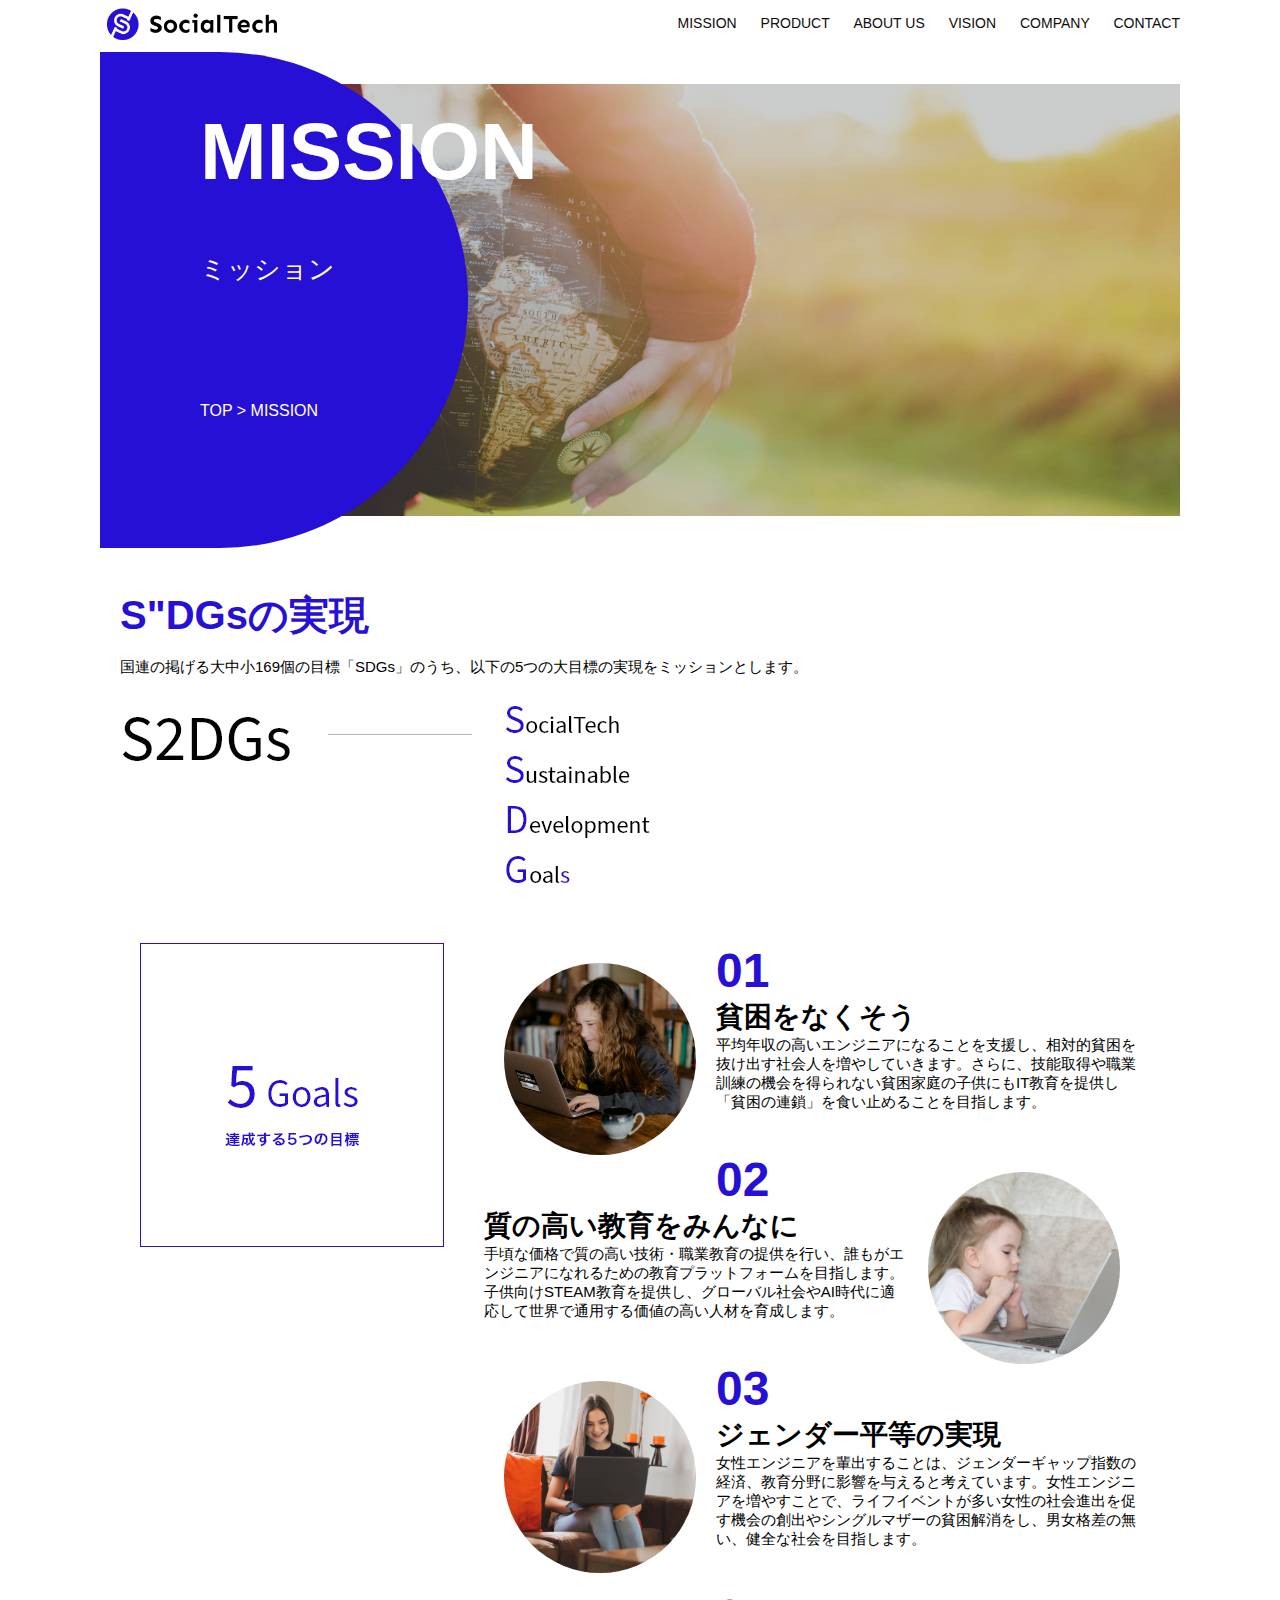
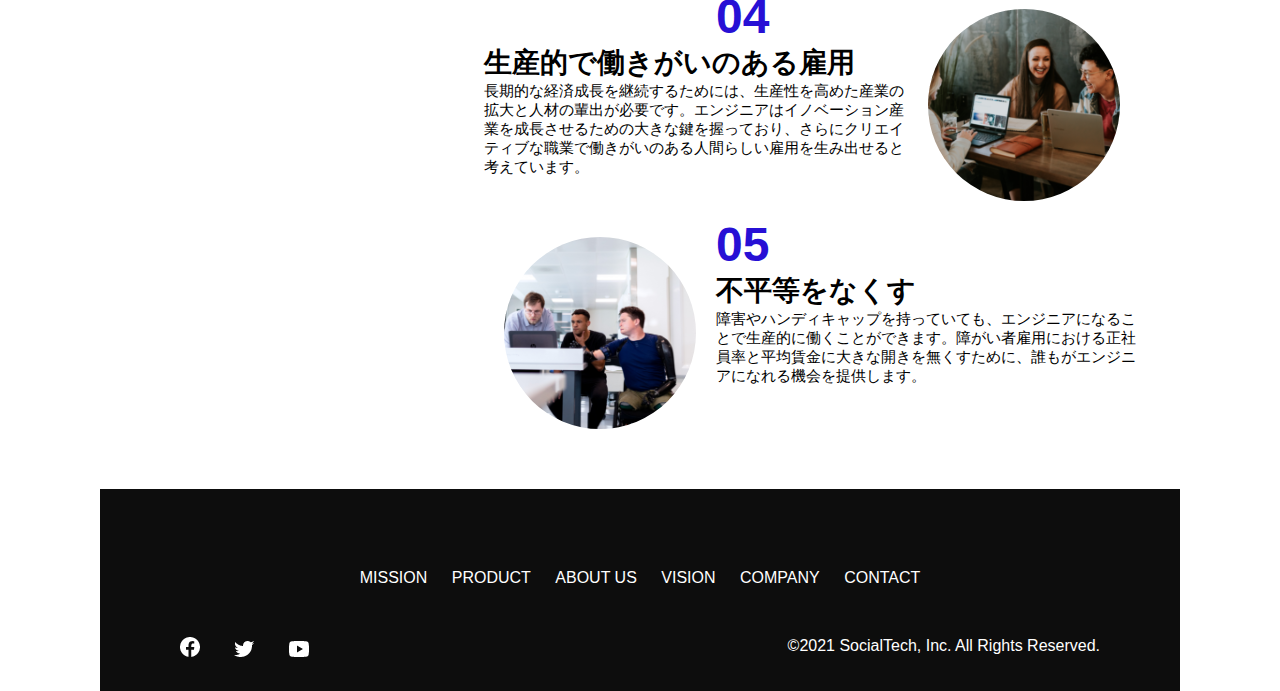
<file: mission.html>
<!DOCTYPE html>
<html>
  <head>
    <title>SocialTech - MISSION ミッション</title>
    <meta charset="UTF-8">
    <meta name="description" content="SocialTechが目指す5つの目標（S2DGs）を紹介します">
    <meta name="viewport" content="width=device-width,initial-scale=1.0">
    <link rel="stylesheet" href="style.css">
  </head>
  <body>
    <!-- ヘッダー -->
     <header>
      <!-- ロゴ -->
       <a href="index.html" id="logo"><img src="images/logo.png" alt="トップページに戻る"></a>
     
       <!-- PC用ナビゲーション -->
        <nav id="nav-pc">
          <a href="mission.html">MISSION</a>
          <a href="product.html">PRODUCT</a>
          <a href="index.html#aboutus">ABOUT US</a>
          <a href="index.html#vision">VISION</a>
          <a href="index.html#company">COMPANY</a>
          <a href="index.html#contact">CONTACT</a>
        </nav>

        <!-- スマホ用メニューボタン -->
         <img id="menu-sp" src="images/button-menu.png" alt="ナビゲーションを開く"onclick="document.getElementById('nav-sp').style.display = 'block'">
         
       <!-- スマホ用ナビゲーション -->
        <nav id="nav-sp">
          <img id="close" src="images/button-close.png" alt="ナビゲーションを閉じる"onclick="document.getElementById('nav-sp').style.display = 'none'">
          <a id="logo-sp" href="index.html" onclick="document.getElementById('nav-sp').style.display = 'none'"><img
              src="images/logo-sp.png" alt="トップページに戻る"></a>
          <a class="menu" href="mission.html" onclick="document.getElementById('nav-sp').style.display = 'none'">MISSION</a>
          <a class="menu" href="product.html" onclick="document.getElementById('nav-sp').style.display = 'none'">PRODUCT</a>
          <a class="menu" href="index.html#aboutus" onclick="document.getElementById('nav-sp').style.display = 'none'">ABOUT
            US</a>
          <a class="menu" href="index.html#vision"
            onclick="document.getElementById('nav-sp').style.display = 'none'">VISION</a>
          <a class="menu" href="index.html#company"
            onclick="document.getElementById('nav-sp').style.display = 'none'">COMPANY</a>
          <a class="menu" href="index.html#contact"
            onclick="document.getElementById('nav-sp').style.display = 'none'">CONTACT</a>
          <div id="sns">
            <a href="https://www.facebook.com/sejuku2013"><img src="images/button-facebook.png" alt="Facebookのリンク"></a>
            <a href="https://twitter.com/samuraijuku"><img src="images/button-twitter.png" alt="Twitterのリンク"></a>
            <a href="https://www.youtube.com/channel/UCCFOQO5aDK0xXam4cUQXT8g"><img src="images/button-youtube.png" alt="YouTubeのリンク"></a>
          </div>
        </nav>
      </header>
      <main>
        <article>
          <section id="mission-main">
            <div id="mission-title">
              <h1>MISSION</h1>
              <span>ミッション</span>
              <div>TOP > MISSION</div>
            </div>
          </section>
          <section id="mission-s2dgs">
            <h2 class="mission-h2">S"DGsの実現</h2>
            <p>国連の掲げる大中小169個の目標「SDGs」のうち、以下の5つの大目標の実現をミッションとします。</p>
            <img src="images/mission/mission-s2dgs.png" alt="S2DGs">
          </section>
          <section id="mission-5goals">
            <div>
              <img id="s2dgs-image" src="images/mission/mission-5goals.png" alt="5Goals">
            </div>
            <div>
              <div>
                <img class="fivegoals-image-left" src="images/mission/mission-5goals01.png" alt="PCを操作する女の子">
                <span class="fivegoals-number">01</span>
                <h3 class="fivegoals-h3">貧困をなくそう</h3>
                <p class="fivegoals-p">
                  平均年収の高いエンジニアになることを支援し、相対的貧困を抜け出す社会人を増やしていきます。さらに、技能取得や職業訓練の機会を得られない貧困家庭の子供にもIT教育を提供し「貧困の連鎖」を食い止めることを目指します。
                </p>
              </div>
      
              <div>
                <img class="fivegoals-image-right" src="images/mission/mission-5goals02.png" alt="PCを見つめる小さい女の子">
                <span class="fivegoals-number">02</span>
                <h3 class="fivegoals-h3">質の高い教育をみんなに</h3>
                <p class="fivegoals-p">
                  手頃な価格で質の高い技術・職業教育の提供を行い、誰もがエンジニアになれるための教育プラットフォームを目指します。子供向けSTEAM教育を提供し、グローバル社会やAI時代に適応して世界で通用する価値の高い人材を育成します。
                </p>
              </div>
      
              <div>
                <img class="fivegoals-image-left" src="images/mission/mission-5goals03.png" alt="PCを操作する女性">
                <span class="fivegoals-number">03</span>
                <h3 class="fivegoals-h3">ジェンダー平等の実現</h3>
                <p class="fivegoals-p">
                  女性エンジニアを輩出することは、ジェンダーギャップ指数の経済、教育分野に影響を与えると考えています。女性エンジニアを増やすことで、ライフイベントが多い女性の社会進出を促す機会の創出やシングルマザーの貧困解消をし、男女格差の無い、健全な社会を目指します。
                </p>
              </div>
      
              <div>
                <img class="fivegoals-image-right" src="images/mission/mission-5goals04.png" alt="笑顔で話し合う3人の男女">
                <span class="fivegoals-number">04</span>
                <h3 class="fivegoals-h3">生産的で働きがいのある雇用</h3>
                <p class="fivegoals-p">
                  長期的な経済成長を継続するためには、生産性を高めた産業の拡大と人材の輩出が必要です。エンジニアはイノベーション産業を成長させるための大きな鍵を握っており、さらにクリエイティブな職業で働きがいのある人間らしい雇用を生み出せると考えています。
                </p>
              </div>
      
              <div>
                <img class="fivegoals-image-left" src="images/mission/mission-5goals05.png" alt="障害を持つ男性が生き生きと働く様子">
                <span class="fivegoals-number">05</span>
                <h3 class="fivegoals-h3">不平等をなくす</h3>
                <p class="fivegoals-p">
                  障害やハンディキャップを持っていても、エンジニアになることで生産的に働くことができます。障がい者雇用における正社員率と平均賃金に大きな開きを無くすために、誰もがエンジニアになれる機会を提供します。
                </p>
              </div>
            </div>
          </section>
        </article>
        <footer>
          <div id="footer-link">
            <a href="mission.html">MISSION</a>
            <a href="product.html">PRODUCT</a>
            <a href="index.html#aboutus">ABOUT US</a>
            <a href="index.html#vision">VISION</a>
            <a href="index.html#company">COMPANY</a>
            <a href="index.html#contact">CONTACT</a>
          </div>
          <div id="sns-footer">
            <a href="https://www.facebook.com/sejuku2013"><img src="images/button-facebook.png" alt="Facebookのリンク"></a>
            <a href="https://twitter.com/samuraijuku"><img src="images/button-twitter.png" alt="Twitterのリンク"></a>
            <a href="https://www.youtube.com/channel/UCCFOQO5aDK0xXam4cUQXT8g"><img src="images/button-youtube.png" alt="YouTubeのリンク"></a>
            <span id="copyright">&copy;2021 SocialTech, Inc. All Rights Reserved. </span>
          </div> 
        </footer>
      </main>
  </body>
</html>
</file>
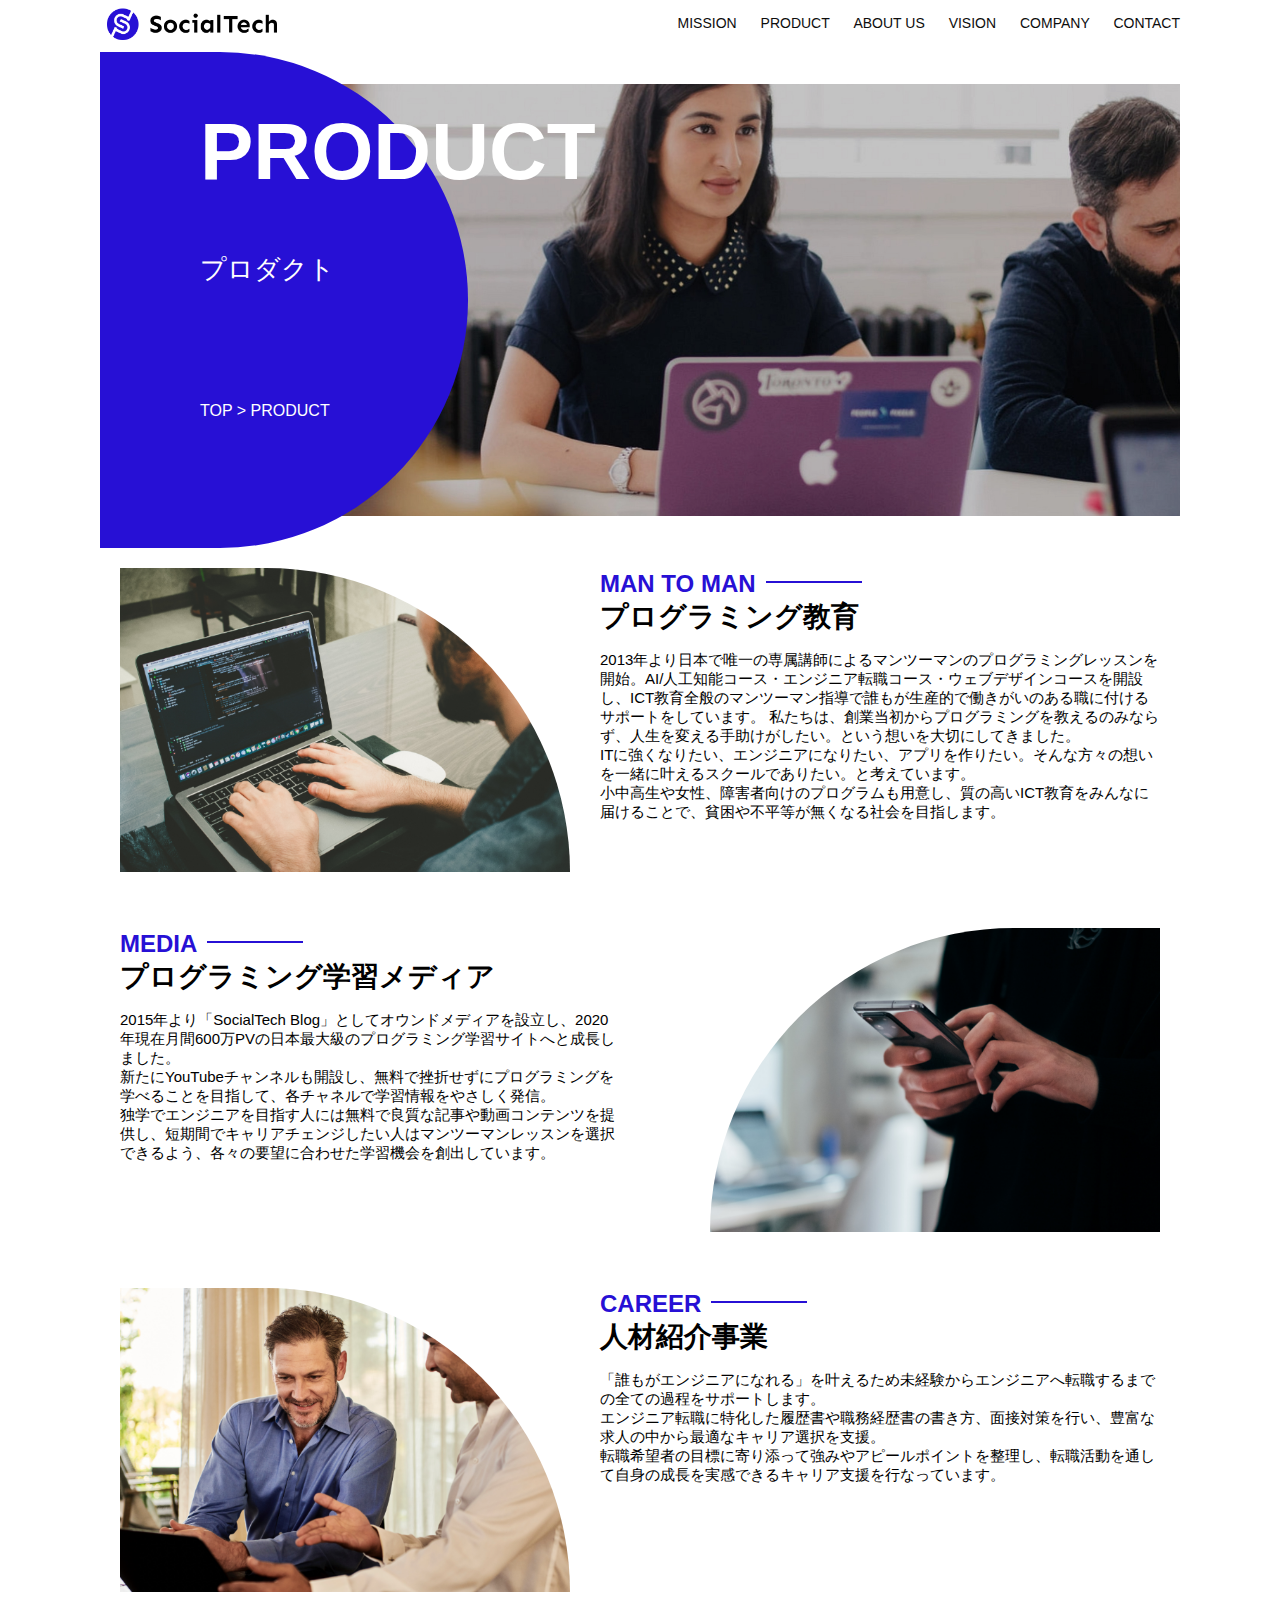
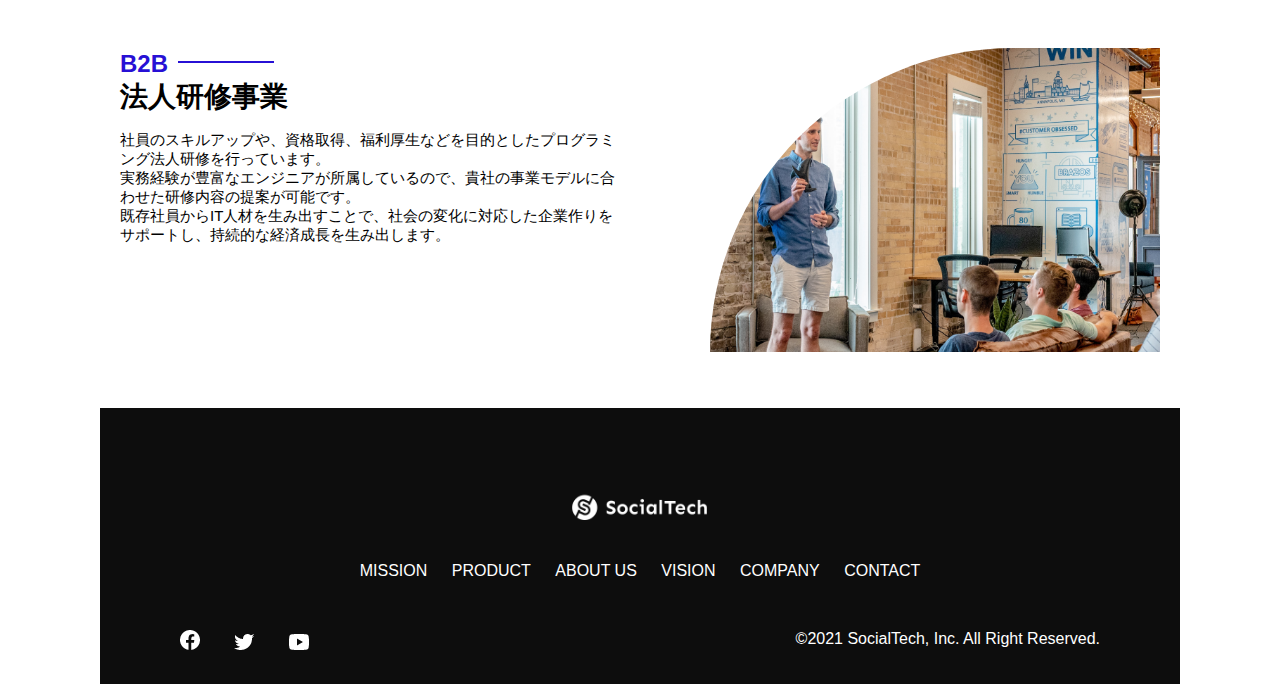
<file: product.html>
<!DOCTYPE html>
<html>
  <head>
    <title>SocialTech -PRODUCT プロダクト-</title>
    <meta charset="UTF-8">
    <meta name="description" content="SocialTechの4つのプロダクトを紹介します">
    <meta name="viewport" content="width=device-width,initial-scale=1.0">
    <link rel="stylesheet" href="style.css">
  </head>

  <body>
    <!-- ヘッダー -->
    <header>
    <!-- ロゴ -->
      <a href="index.html" id="logo"><img src="images/logo.png" alt="トップページに戻る"></a>
      <!-- PC用ナビゲーション -->
       <nav id="nav-pc">
        <a href="mission.html">MISSION</a>
        <a href="product.html">PRODUCT</a>
        <a href="index.html#aboutus">ABOUT US</a>
        <a href="index.html#vision">VISION</a>
        <a href="index.html#company">COMPANY</a>
        <a href="index.html#contact">CONTACT</a>
        <!-- スマホ用メニューボタン -->
         <img id="menu-sp" src="images/logo-sp.png" alt="ナビゲーションを開く" onclick="document.getElementById('nav-sp').style.display='block'">
     <!-- スマホ用ナビゲーション -->
     <nav id="nav-sp">
      <img id="close" src="images/button-close.png" alt="ナビゲーションを閉じる" onclick="document.getElementById('nav-sp').style.display = 'none'">
      <a id="logo-sp" href="index.html" onclick="document.getElementById('nav-sp').style.display = 'none'"><img
          src="images/logo-sp.png" alt="トップページに戻る"></a>
      <a class="menu" href="mission.html" onclick="document.getElementById('nav-sp').style.display = 'none'">MISSION</a>
      <a class="menu" href="product.html" onclick="document.getElementById('nav-sp').style.display = 'none'">PRODUCT</a>
      <a class="menu" href="index.html#aboutus" onclick="document.getElementById('nav-sp').style.display = 'none'">ABOUT
        US</a>
      <a class="menu" href="index.html#vision"
        onclick="document.getElementById('nav-sp').style.display = 'none'">VISION</a>
      <a class="menu" href="index.html#company"
        onclick="document.getElementById('nav-sp').style.display = 'none'">COMPANY</a>
      <a class="menu" href="index.html#contact"
        onclick="document.getElementById('nav-sp').style.display = 'none'">CONTACT</a>
      <div id="sns">
        <a href="https://www.facebook.com/sejuku2013"><img src="images/button-facebook.png" alt="Facebookのリンク"></a>
        <a href="https://twitter.com/samuraijuku"><img src="images/button-twitter.png" alt="Twitterのリンク"></a>
        <a href="https://www.youtube.com/channel/UCCFOQO5aDK0xXam4cUQXT8g"><img src="images/button-youtube.png" alt="YouTubeのリンク"></a>
      </div> 
      </nav>
    </header>
    <main>
      <article>
        <section id="product-main">
          <div id="product-title">
            <h1>PRODUCT</h1>
            <span>プロダクト</span>
            <div>TOP > PRODUCT</div>
          </div>
        </section>
        <section class="product-section1">
          <img src="images/product/product-mantoman.png" alt="PCでコードを書く男性">
          <div>
            <h2 class="product-h2">MAN TO MAN</h2>
            <h3 class="product-h3">プログラミング教育</h3>
            <p>
              2013年より日本で唯一の専属講師によるマンツーマンのプログラミングレッスンを開始。AI/人工知能コース・エンジニア転職コース・ウェブデザインコースを開設し、ICT教育全般のマンツーマン指導で誰もが生産的で働きがいのある職に付けるサポートをしています。
              私たちは、創業当初からプログラミングを教えるのみならず、人生を変える手助けがしたい。という想いを大切にしてきました。<br>ITに強くなりたい、エンジニアになりたい、アプリを作りたい。そんな方々の想いを一緒に叶えるスクールでありたい。と考えています。<br>小中高生や女性、障害者向けのプログラムも用意し、質の高いICT教育をみんなに届けることで、貧困や不平等が無くなる社会を目指します。
            </p>
          </div>
        </section>
        <section class="product-section2">
          <div>
            <h2 class="product-h2">MEDIA</h2>
            <h3 class="product-h3">プログラミング学習メディア</h3>
            <p>2015年より「SocialTech
              Blog」としてオウンドメディアを設立し、2020年現在月間600万PVの日本最大級のプログラミング学習サイトへと成長しました。<br>新たにYouTubeチャンネルも開設し、無料で挫折せずにプログラミングを学べることを目指して、各チャネルで学習情報をやさしく発信。<br>独学でエンジニアを目指す人には無料で良質な記事や動画コンテンツを提供し、短期間でキャリアチェンジしたい人はマンツーマンレッスンを選択できるよう、各々の要望に合わせた学習機会を創出しています。
            </p>
          </div>
          <img src="images/product/product-media.png" alt="スマートフォンを操作する人">
        </section>
        <section class="product-section1">
          <img src="images/product/product-career.png" alt="笑顔で話し合う2人の男性">
          <div>
            <h2 class="product-h2">CAREER</h2>
            <h3 class="product-h3">人材紹介事業</h3>
            <p>
              「誰もがエンジニアになれる」を叶えるため未経験からエンジニアへ転職するまでの全ての過程をサポートします。<br>エンジニア転職に特化した履歴書や職務経歴書の書き方、面接対策を行い、豊富な求人の中から最適なキャリア選択を支援。<br>転職希望者の目標に寄り添って強みやアピールポイントを整理し、転職活動を通して自身の成長を実感できるキャリア支援を行なっています。<br>
            </p>
          </div>
        </section>
        <section class="product-section2">
          <div>
            <h2 class="product-h2">B2B</h2>
            <h3 class="product-h3">法人研修事業</h3>
            <p>
              社員のスキルアップや、資格取得、福利厚生などを目的としたプログラミング法人研修を行っています。<br>実務経験が豊富なエンジニアが所属しているので、貴社の事業モデルに合わせた研修内容の提案が可能です。<br>既存社員からIT人材を生み出すことで、社会の変化に対応した企業作りをサポートし、持続的な経済成長を生み出します。
            </p>
          </div>
          <img src="images/product/product-b2b.png" alt="講演中の男性とそれを聴く人々">
        </section>
      </article>
      <footer>
        <div id="footer-logo">
          <img src="images/logo-sp.png" alt="SocialTech">
        </div>
        <div id="footer-link">
          <a href="mission.html">MISSION</a>
          <a href="product.html">PRODUCT</a>
          <a href="index.html#aboutus">ABOUT US</a>
          <a href="index.html#vision">VISION</a>
          <a href="index.html#company">COMPANY</a>
          <a href="index.html#contact">CONTACT</a>
        </div>
        <div id="sns-footer">
          <a href="https://www.facebook.com/sejuku2013"><img src="images/button-facebook.png" alt="Facebookのリンク"></a>
          <a href="https://twitter.com/samuraijuku"><img src="images/button-twitter.png" alt="Twitterのリンク"></a>
          <a href="https://www.youtube.com/channel/UCCFOQO5aDK0xXam4cUQXT8g"><img src="images/button-youtube.png" alt="YouTubeのリンク"></a>
          <span id="copyright">&copy;2021 SocialTech, Inc. All Right Reserved.</span>
        </div>
      </footer>
    </main>
  </body>
</html>
</file>
<file: style.css>
/* PC、スマホ共通スタイル */
 body {
   font-family: "Source Sans Pro", "Hiragino Kaku Gothic ProN", Meiryo, Arial, sans-serif;
 }

 p {
   font-size: 15px;
   .arrow-right {	
    color: #2710d5;	
    }	}
    #submit {	
    margin-top: 50px;	
  }
 


 /*=================
PC用のスタイル
====================*/
 @media screen and (min-width: 768px) {

   /*横幅設定*/
   body {
     max-width: 1080px;
     min-width: 960px;
     margin: 0 auto 0 auto;
   }

   /*ヘッダー*/
   header {
     display: flex;
     justify-content: space-between;
   }

   /*ナビゲーションのレイアウト*/
   #nav-pc {
     font-size: 14px;
     padding-top: 15px;
   }

   /*ナビゲーションのリンクの装飾設定*/
   #nav-pc>a {
     text-decoration: none;
     margin-left: 20px;
   }

   #nav-pc>a:link {
     color: #0d0d0d;
   }

   #nav-pc>a:visited {
     color: #0d0d0d;
   }

   #nav-pc>a :hover {
     color: #0d0d0d;
     text-decoration: underline;
   }

   #nav-pc>a:active {
     color: #0d0d0d;
   }

   #nav-sp>.menu {
     text-decoration: none;
     display: block;
     margin: 0 20px 0 20px;
     height: 44px;
     font-size: 16px;
     background-image: url(images/arrow.png);
     background-repeat: no-repeat;
     background-position: right top;
   }

   #sns {
     position: absolute;
     bottom: 20px;
     left: 20px;
   }

   #sns>a {
     margin-right: 30px;
   }

   /* メインビジュアル */
   #main-visual {
     position: relative;
     height: 470px;
     width: 100%;
     overflow: hidden;
   }

   #main-visual>div {
     position: absolute;
     top: 0;
     left: 0;
     background-color: #2710d5;
     color: white;
     border-radius: 0 0 476px 0;
     text-align: center;
     height: 280px;
     width: 100%;
     z-index: 11;
   }

   #main-visual>div>h1 {
     font-size: 28px;
     margin: 90px 0 0 0;
   }

   #main-visual>div>p {
     margin: 0;
   }

   #main-visual>img {
     width: 100%;
     border-radius: 476px 0 0 0;
     z-index: 10;
     position: absolute;
     bottom: 0;
     right: 0;
   }

   /* スマホ用ナビを非表示 */
   #nav-sp,
   #menu-sp {
     display: none;
   }

   /*メインビジュアル*/
   #main-visual {
     position: relative;
     height: 400px;
   }

   #main-message {
     position: absolute;
     top: 0;
     left: 0;
     background-color: #2710d5;
     color: white;
     border-radius: 0 0 476px 0;
     max-width: 620px;
     height: 100%;
     width: 100%;
     z-index: 11;
   }

   #main-message>h1 {
     font-size: 60px;
     font-weight: bold;
     margin: 100px 0 0 50px;
   }

   #main-message>p {
     font-size: 28px;
     margin: 0 0 0 50px;
   }

   #main-visual>img {
     max-width: 620px;
     border-radius: 476px 0 0 0;
     position: absolute;
     top: 0;
     right: 0;
     z-index: 10;
   }

   /*見出し*/
   h2 {
     margin: 40px 0 0 0;
   }

   h2::after {
     content: url("images/line.png");
     margin-left: 10px;
   }

   h3 {
     font-size: 27px;
   }

   /*ミッション*/
   #mission {
     margin: 80px auto 80px auto;
     width: 100%;
   }

   #mission-flex {
     width: 100%;
     display: flex;
   }

   #mission-flex>div {
     width: 50%;
     margin: 20px;
   }

   #mission-photo {
     width: 100%;
   }

   #s2dgs {
     margin-top: 50px;
     width: 100%;
   }

   /*プロダクト*/
   #product {
     background-color: #fafafa;
     margin: 80px 0 80px 0;
     padding: 10px 40px 0px 40px;
   }

   /*外枠*/
   #product>div {
     margin-top: 40px;
     display: flex;
   }

   /*左のカラム*/
   #product-left {
     width: 50%;
     margin-right: 20px;
   }

   /*右のカラム*/
   #product-right {
     width: 50%;
     margin-left: 20px;
     margin-top: 80px;
   }

   /*画像＋説明の枠*/
   #product-left>div {
     position: relative;
     height: 480px;
     margin-right: 20px;
   }

   #product-right>div {
     position: relative;
     height: 480px;
     margin-left: 20px;
   }

   /*画像*/
   .product-photo {
     width: 100%;
   }

   /*説明文の枠*/
   .product-explain {
     background-color: #ffffff;
     position: absolute;
     left: 0;
     top: 280px;
     margin: 0 40px 0 40px;
     padding: 20px;
     box-shadow: 5px 5px 10px rgba(0, 0, 0, 0.05);
   }

   /*説明文の英語*/
   .product-explain>span {
     color: #2710d5;
     font-weight: bold;
     font-size: 16px;
     margin: 0;
   }

   /*説明文の見出し*/
   .product-explain>h3 {
     font-size: 20px;
     margin: 5px 0 5px 0;
   }

   /*説明文*/
   .product-explain>p {
     font-size: 14px;
     margin: 0;
   }

   /*もっとみるボタン*/
   #ptroduct-more {
     margin: 0 auto -42px auto;
   }

   /*ABOUT US*/
   #aboutus {
     margin: 80px auto 80px auto;
   }

   /*3つの組織文化と画像を入れる枠*/
   #aboutus>div {
     display: flex;
   }

   /*画像*/
   .culture-img {
     width: 100%;
     align-self: flex-start;
   }

   .culture-img2 {
     margin-top: 50px;
     width: 100%;
   }

   /*3つの組織文化の表*/
   .culture-table {
     margin-right: 50px;
   }

   /*番号*/
   .culture-num {
     font-size: 80px;
     color: #2710d5;
     margin: 0 20px 0 0;
   }

   /*組織文化英語*/
   .culture-en {
     color: #2710d5;
     font-weight: bold;
     font-size: 24px;
     display: block;
   }

   /*組織文化日本語*/
   .culture-jp {
     font-size: 28px;
     font-weight: bold;
   }

   /*説明文*/
   .culture-description {
     margin: 0;
   }

   /*ビジョン*/
   #vision {
     margin: 80px auto 80px auto;
   }

   /*セクションの外枠*/
   #vision>div {
     width: 100%;
     display: flex;
     justify-content: space-between;
     flex-wrap: wrap;
   }

   /*７つの行動指針の枠*/
   .vision-box {
     width: 300px;
     height: 300px;
     margin-bottom: 30px;
     position: relative;
   }

   .vision-box>img {
     width: 100%;
     height: auto;
     position: absolute;
     top: 0;
     left: 0;
     z-index: 30;
   }

   .vision-box>span {
     position: absolute;
     top: 0;
     left: 0;
     z-index: 31;
     margin-right: 20px;
   }

   .vision-box>span>h4 {
     color: #2710d5;
     font-size: 19px;
     margin: 80px 0 0 0;
   }

   .vision-box>span>h4::first-letter {
     font-size: 40px;
   }

   .vision-box>span>h5 {
     font-size: 20px;
     margin: 0 0 0 0;
   }

   .vision-box>span>p {
     margin: 10px 0 0 0;
   }

   /* 企業事例 */
   #cases {
     margin: 40px auto 40px auto;
     width: 100%;
   }

   #cases>ul {
     display: flex;
     list-style: none;
     justify-content: center;
   }

   #cases>ul>li {
     width: 33%;
     margin: 20px;
   }

   /* カード */
   .case-card {
     background-color: #ffffff;
     min-height: 400px;
     box-shadow: 5px 5px 15px rgba(0, 0, 0, 0.2);

   }

   /* 画像 */
   .case-img {
     width: 100%;
   }

   /* テキスト情報 */
   .case-info {
     padding: 10px 20px 10px 20px;
   }

   .case-name {
     color: #2710d5;
     font-size: 19px;
   }

   .case-content {
     font-size: 14px;
   }

   /*会社概要*/
   #company {
     margin: 80px auto 80px auto;
   }

   #company-table {
     width: 100%;
   }

   .tableheader {
     text-align: left;
     padding: 20px;
     border-bottom-color: #2710d5;
     border-bottom-width: 1px;
     border-bottom-style: solid;
     width: 100px;
   }

   .tableheader-first {
     text-align: left;
     padding: 20px;
     border-bottom-color: #2710d5;
     border-bottom-width: 1px;
     border-bottom-style: solid;
     border-top-color: #2710d5;
     border-top-width: 1px;
     border-top-style: solid;
     width: 100px;
   }

   .cell {
     padding: 30px;
     border-bottom-color: #ececec;
     border-bottom-width: 1px;
     border-bottom-style: solid;
   }

   .cell-first {
     padding: 30px;
     border-bottom-color: #ececec;
     border-bottom-width: 1px;
     border-bottom-style: solid;
     border-top-color: #ececec;
     border-top-width: 1px;
     border-top-style: solid;
   }

   #company>iframe {
     width: 100%;
     height: 368px;
     margin-top: 40px;
   }

   /* お問合せ */
   #contact {
     margin: 80px auto 80px auto;
   }

   /* 外枠 */
   #contact>form>div {
     display: flex;
     flex-direction: row;
     flex-wrap: wrap;
     padding-bottom: 30px;
   }

   /* 左列の見出し */
   .contact-heading {
     width: 240px;
     align-self: center;
   }

   /* 見出しのラベル */
   .contact-label {
     font-weight: bold;
   }

   /* 必須 */
   .contact-span {
     color: #ce2222;
     margin: 0 0 0 20px;
     font-weight: bold;
   }

   /* テキストボックス */
   .contact-textbox {
     border-top: 0;
     border-left: 0;
     border-right: 0;
     border-bottom-width: 1px;
     border-bottom-color: #707070;
     border-style: solid;
     background-color: #fafafa;
     width: 400px;
     height: 56px;
   }

   /* お問い合わせ内容のテキストエリア */
   .contact-textarea {
     border-top: 0;
     border-left: 0;
     border-right: 0;
     border-bottom-width: 1px;
     border-bottom-color: #707070;
     background-color: #fafafa;
     width: 400px;
     height: 200px;
   }

   /* 個人情報の取り扱い */
   details {
     width: 700px;
   }

   details>div {
     background-color: #fafafa;
     padding: 20px;
   }

   details>div>span {
     font-weight: bold;
   }

   /* フッター */
   footer {
     background-color: #0d0d0d;
     text-align: center;
     padding: 80px 80px 30px 80px;
   }

   #footer-logo {
     margin-bottom: 30px;
   }

   #footer-link {
     margin-bottom: 50px;
   }

   #footer-link>a {
     text-decoration: none;
     margin: 10px;
   }

   #footer-link>a:link {
     color: #ffffff;
   }

   #footer-link>a:visited {
     color: #ffffff;
   }

   #footer-link>a:hover {
     color: #ffffff;
     text-decoration: underline;
   }

   #footer-link>a:active {
     color: #ffffff;
   }

   #sns-footer {
     text-align: left;
     width: 100%;
   }

   #sns-footer>a {
     margin-right: 30px;
   }

   #copyright {
     color: #ffffff;
     float: right;
   }
      /* mission.html用のスタイル */
    /* ミッションのメインビジュアル */
    #mission-main{
      height: 496px;
      width: 100%;
      background-image: url("images/mission/mission-main.png");
      background-repeat: no-repeat;
      background-position-y:center ;
    }

   #mission-title {
    background-color: #2710d5;
    width: 368px;
    color: #ffffff;
    height: 496px;
    border-radius: 0 248px 248px 0;
    position: relative;
  }

  #mission-title > h1 {
    position: absolute;
    top: 0;
    left: 100px;
    font-size: 80px;
  }

  #mission-title > span {
    position: absolute;
    top: 200px;
    left: 100px;
    font-size: 26px;
  }

  #mission-title > div {
    position: absolute;
    top: 350px;
    left: 100px;
    font-size: 16px;
  }
  #mission-s2dgs{
    width: 100%;
    margin: 20px;
  }
  .mission-h2{
    color: #2710d5;
    font-size: 40px;
  }
  .mission-h2::after{
    content: none;
  }
  #mission-5goals{
    margin: 20px;
    display: flex;
  }
  #mission-5goals > div{
    flex-grow: 1;
    padding:20px;
  }
  #mission-5goals > div > div {
    margin-bottom: 40px;
  }

  .fivegoals-image-right {
    float: right;
    margin: 20px;
  }

  .fivegoals-image-left {
    float: left;
    margin: 20px;
  }

  .fivegoals-number {
    color: #2710d5;
    font-size: 48px;
    margin: 0;
    font-weight: bold;
  }

  .fivegoals-h3 {
    font-size: 28px;
    margin: 0;
  }

  .fivegoals-p {
    margin: 0;
  }
  /* プロダクトページ */
  #product-main{
    height: 496px;
    width: 100%;
    background-image: url("images/product/product-main.png");
    background-repeat: no-repeat;
    background-position-y: center;
  }
  #product-title{
    background-color: #2710d5;
    width: 368px;
     color: #ffffff;
     height: 496px;
     border-radius: 0 248px 248px 0;
     position: relative;
   }
   #product-title > h1 {
     position: absolute;
     top: 0;
     left: 100px;
     font-size: 80px;
   }
 
   #product-title > span {
     position: absolute;
     top: 200px;
     left: 100px;
     font-size: 26px;
   }
 
   #product-title > div {
     position: absolute;
     top: 350px;
     left: 100px;
     font-size: 16px;
   }
    /* セクション1 */
    .product-section1 {
      position: relative;
      margin: 20px;
      height: 340px;
    }
  
    .product-section1 > img {
      position: absolute;
      top: 0;
      left: 0;
      width: 450px;
      margin: 0 40px 30px 0;
      border-radius: 0 432px 0 0;
    }
  
    .product-section1 > div {
      position: absolute;
      top: 0;
      left: 480px;
    }
  
    /* セクション2 */
    .product-section2 {
      position: relative;
      margin: 20px;
      height: 340px;
    }
  
    .product-section2 > img {
      position: absolute;
      top: 0;
      right: 0;
      width: 450px;
      margin: 0 0 30px 40px;
      border-radius: 432px 0 0 0;
    }
  
    .product-section2 > div {
      width: 500px;
      position: absolute;
      top: 0;
      left: 0;
    }
  
    .product-h2 {
      color: #2710d5;
      font-size: 24px;
      margin: 0;
    }
  
    .product-h3 {
      font-size: 28px;
      margin: 0;
    }
 }

 


/*====================
 スマートフォン用のスタイル
=====================*/
@media screen and (max-width: 767px) {
  body {
      min-width: 375px;
      margin: 0;
  }

  /* PC用ナビゲーション非表示 */
  #nav-pc {
      display: none;
  }

  /* ハンバーガーメニュー */
  #menu-sp {
      float: right;
      padding: 0;
  }

  /* スマホ用ナビゲーションの表示切替*/
  /* 初期状態、レイアウトと非表示設定 */
  #nav-sp {
      background-color: #2710d5;
      position: absolute;
      left: 0;
      top: 0;
      height: 100%;
      width: 100%;
      display: none;
      z-index: 100;
  }

  /* ×ボタン */
  #close {
      position: absolute;
      top: 20px;
      right: 20px;
  }

  /* ナビゲーションメニュー用ロゴ */
  #logo-sp {
      margin: 80px 0 30px 20px;
  }

  /* ナビゲーションのリンクの装飾設定 */
  #nav-sp > a {
      display: block;
  }

  #nav-sp > a:link {
      color: #ffffff;
  }
  #nav-sp > a:visited {
      color: #ffffff;
  }
  #nav-sp > a:hover {
      color: #ffffff;
      text-decoration: underline;
  }
  #nav-sp > a:active {
      color: #ffffff;
  }

  #nav-sp > .menu {
      text-decoration: none;
      display: block;
      margin: 0 20px 0 20px;
      height: 44px;
      font-size: 16px;
      background-image: url("images/arrow.png");
      background-repeat: no-repeat;
      background-position: right top;
  }

  #sns {
      position: absolute;
      bottom: 20px;
      left: 20px;
  }
  #sns > a {
      margin-right: 30px;
  }

  /* メインビジュアル */
  #main-visual {
      position: relative;
      height: 470px;
      width: 100%;
      overflow: hidden;
  }
  #main-visual > div {
      position: absolute;
      top: 0;
      left: 0;
      background-color: #2710d5;
      color: white;
      border-radius: 0 0 476px 0;
      text-align: center;
      height: 280px;
      width: 100%;
      z-index: 11;
  }
  #main-visual > div > h1 {
      font-size: 28px;
      margin: 90px 0 0 0;
  }

  #main-visual > div > p {
      margin: 0;
  }

  #main-visual > img {
      width: 100%;
      border-radius: 476px 0 0 0;

      z-index: 10;
      position: absolute;
      bottom: 0;
      right: 0;
  }

  /*見出し*/
  h2::after {
      content: url("images/line.png");
      margin-left: 10px;
  }

  h3 {
      font-size: 24px;
      margin: 10px 0 0 0;
  }

  /* ミッション */
  #mission {
      margin: 20px;
  }

  #mission-photo {
      width: 100%;
  }

  #s2dgs {
      width: 100%;
  }

  /* プロダクト */
  #product {
      background-color: #fafafa;
      padding-top: 10px;
  }

  #product h2 {
      margin-left: 20px;
  }
  /* 外枠 */
  /* 左右のカラム　スマホでは縦並び */
  #product-left,
  #product-right {
      margin-right: 20px;
      margin-left: 20px;
  }

  /* 写真＋説明の枠 */
  #product-left > div,
  #product-right > div {
      position: relative;
      height: 540px;
  }

  /* 説明文の枠 */
  .product-explain {
      background-color: #ffffff;
      position: absolute;
      left: 0;
      bottom: 50px;
      padding: 20px;
      box-shadow: 5px 5px 10px rgba(0, 0, 0, 0.05);
  }

  .product-explain > span {
      color: #2710d5;
      font-weight: bold;
      font-size: 16px;
      margin: 0px;
  }

  .product-explain > h3 {
      margin: 10px 0 10px 0;
  }

  /* 写真*/
  .product-photo {
      width: 100%;
  }

  #product-more > img {
      margin: 0 0 -42px 20px;
  }

  /* ABOUT US */
  #aboutus {
      margin: 80px 20px 80px 20px;
  }

  #aboutus > div {
      display: flex;
      flex-direction: column;
  }

  .culture-table {
      width: 100%;
      padding-right: 20px;
      order: 2;
  }

  .culture-img {
      width: 100%;
      order: 1;
  }

  .culture-img2 {
      width: 100%;
  }
  .culture-num {
      font-size: 80px;
      color: #2710d5;
  }

  .culture-en {
      color: #2710d5;
      font-weight: bold;
      font-size: 24px;
      display: block;
  }

  .culture-jp {
      display: block;
  }

  .culture-description {
      margin: 0;
  }

  /* ビジョン */
  #vision {
      margin: 80px 20px 80px 20px;
  }

  .vision-box {
      width: 300px;
      height: 300px;
      margin-bottom: 30px;
      position: relative;
  }

  .vision-box > img {
      width: 100%;
      height: auto;
      position: absolute;
      top: 0;
      left: 0;
      z-index: 30;
  }

  .vision-box > span {
      position: absolute;
      top: 0;
      left: 0;
      z-index: 31;
      margin-right: 20px;
  }

  .vision-box > span > h4 {
      color: #2710d5;
      font-size: 19px;
      margin: 60px 0 0 0;
  }

  .vision-box > span > h5 {
      font-size: 20px;
      margin: 0 0 0 0;
  }
  .vision-box > span > p {
      margin: 10px 0 0 0;
  }

  /*会社概要*/
  #company {
      margin: 0 20px 0 20px;
  }

  #company > h3 {
      margin-bottom: 20px;
  }

  #company-table {
      width: 100%;
  }

  .tableheader-first {
      text-align: left;
      padding: 20px;
      border-bottom-color: #2710d5;
      border-bottom-width: 1px;
      border-bottom-style: solid;
      border-top-color: #2710d5;
      border-top-width: 1px;
      border-top-style: solid;
      width: 50px;
  }
  .tableheader {
      text-align: left;
      padding: 20px;
      border-bottom-color: #2710d5;
      border-bottom-width: 1px;
      border-bottom-style: solid;
      width: 50px;
  }

  .cell-first {
      padding: 20px;
      border-bottom-color: #ececec;
      border-bottom-width: 1px;
      border-bottom-style: solid;
      border-top-color: #ececec;
      border-top-width: 1px;
      border-top-style: solid;
  }
  .cell {
      padding: 20px;
      border-bottom-color: #ececec;
      border-bottom-width: 1px;
      border-bottom-style: solid;
  }

  #company > iframe {
      width: 100%;
      height: 240px;
      margin: 40px 0 0 0;
  }

  /* お問い合わせ */
  #contact {
      margin: 80px 20px 80px 20px;
  }

  #contact > h3 {
      margin-bottom: 20px;
  }

  #contact > form > div {
      margin-bottom: 20px;
  }

  .contact-heading {
      margin-bottom: 20px;
  }

  /* ラベル */
  .contact-label {
      font-weight: bold;
  }

  /* 必須 */
  .contact-span {
      color: #ce2222;
      margin: 0 0 0 20px;
      font-weight: bold;
  }

  .contact-textbox {
      height: 56px;
      border-top: 0px;
      border-left: 0px;
      border-right: 0px;
      background-color: #fafafa;
      border-bottom-width: 1px;
      border-bottom-color: #707070;
      border-style: solid;
      min-width: 300px;
      width: 100%;
  }

  .contact-textarea {
      height: 150px;
      border-top: 0px;
      border-left: 0px;
      border-right: 0px;
      background-color: #fafafa;
      width: 100%;
  }

  .radiobutton {
      margin-bottom: 20px;
  }

  /* .radiobutton + label::after {
      content: "\A";
      white-space: pre;
  } */

  /* フッター */
  footer {
      background-color: #0d0d0d;
      padding: 30px 20px 50px 20px;
  }

  #footer-logo {
      margin-bottom: 30px;
  }

  #footer-link {
      margin-bottom: 50px;
  }
  #footer-link > a {
      text-decoration: none;
      margin: 0 20px 30px 0;
      display: block;

      background-image: url("images/arrow.png");
      background-repeat: no-repeat;
      background-position: right top;
  }
  #footer-link > a:link {
      color: #ffffff;
  }
  #footer-link > a:visited {
      color: #ffffff;
  }
  #footer-link > a:hover {
      color: #ffffff;
      text-decoration: underline;
  }
  #footer-link > a:active {
      color: #ffffff;
  }

  #sns-footer > a {
      margin-right: 30px;
  }
  #copyright {
      font-size: 12px;
      display: block;
      margin-top: 30px;
      color: #ffffff;
  }

  /* mission.html用スタイル */
  /* ミッションのメインビジュアル */
  #mission-main {
      height: 256px;
      width: 100%;
      background-image: url("images/mission/mission-main.png");
      background-repeat: no-repeat;
      background-position-y: center;
      background-size: auto 208px;
  }

  #mission-title {
      background-color: #2710d5;
      width: 136px;
      color: #ffffff;
      height: 256px;
      border-radius: 0 248px 248px 0;
      position: relative;
  }
  #mission-title > h1 {
      position: absolute;
      top: 0;
      left: 20px;
      font-size: 40px;
  }

  #mission-title > span {
      position: absolute;
      top: 110px;
      left: 20px;
      font-size: 18px;
  }

  #mission-title > div {
      position: absolute;
      top: 180px;
      left: 20px;
      font-size: 13px;
  }
  /* ミッションページ　S2DGSの設定 */
  #mission-s2dgs {
      margin: 20px;
  }

  .mission-h2 {
      color: #2710d5;
      font-size: 38px;
      margin: 0px;
  }

  .mission-h2::after {
      content: none;
  }

  #mission-s2dgs > img {
      width: 100%;
  }

  #section-s2dgs > img {
      width: 100%;
  }

  /* ミッションページ　5つのゴールの設定 */
  #mission-5goals {
      margin: 20px;
  }

  #mission-5goals > div > div {
      margin-bottom: 40px;
  }

  #s2dgs-image {
      width: 100%;
  }
  .fivegoals-image-right {
      margin: 20px auto 20px auto;
      display: block;
  }

  .fivegoals-image-left {
      margin: 20px auto 20px auto;
      display: block;
  }

  .fivegoals-number {
      color: #2710d5;
      font-size: 48px;
      margin: 0;
  }

  .fivegoals-h3 {
      font-size: 28px;
      margin: 0;
  }
  .fivegoals-p {
      margin: 0;
  }

  /* プロダクトページ */

  #product-main {
      height: 256px;
      width: 100%;
      background-image: url("images/product/product-main.png");
      background-repeat: no-repeat;
      background-position-y: center;
      background-size: auto 208px;
  }

  #product-title {
      background-color: #2710d5;
      width: 136px;
      color: #ffffff;
      height: 256px;
      border-radius: 0 248px 248px 0;
      position: relative;
  }
  #product-title > h1 {
      position: absolute;
      top: 0;
      left: 20px;
      font-size: 40px;
  }

  #product-title > span {
      position: absolute;
      top: 110px;
      left: 20px;
      font-size: 18px;
  }

  #product-title > div {
      position: absolute;
      top: 180px;
      left: 20px;
      font-size: 13px;
  }

  .product-section1 {
      margin: 20px;
  }

  .product-section1 > img {
      width: 100%;
      border-radius: 0 300px 0 0;
  }

  .product-section1 > div {
  }

  .product-section2 {
      margin: 20px;

      display: flex;
      flex-direction: column;
  }

  .product-section2 > img {
      order: 1;
      width: 100%;
      border-radius: 300px 0 0 0;
  }

  .product-section2 > div {
      order: 2;
  }

  .product-h2 {
      color: #2710d5;
      font-size: 24px;
      /* width: 250px; */
      margin: 0;
  }

  .product-h3 {
      font-size: 28px;
      margin: 0;
  }
}
</file>
